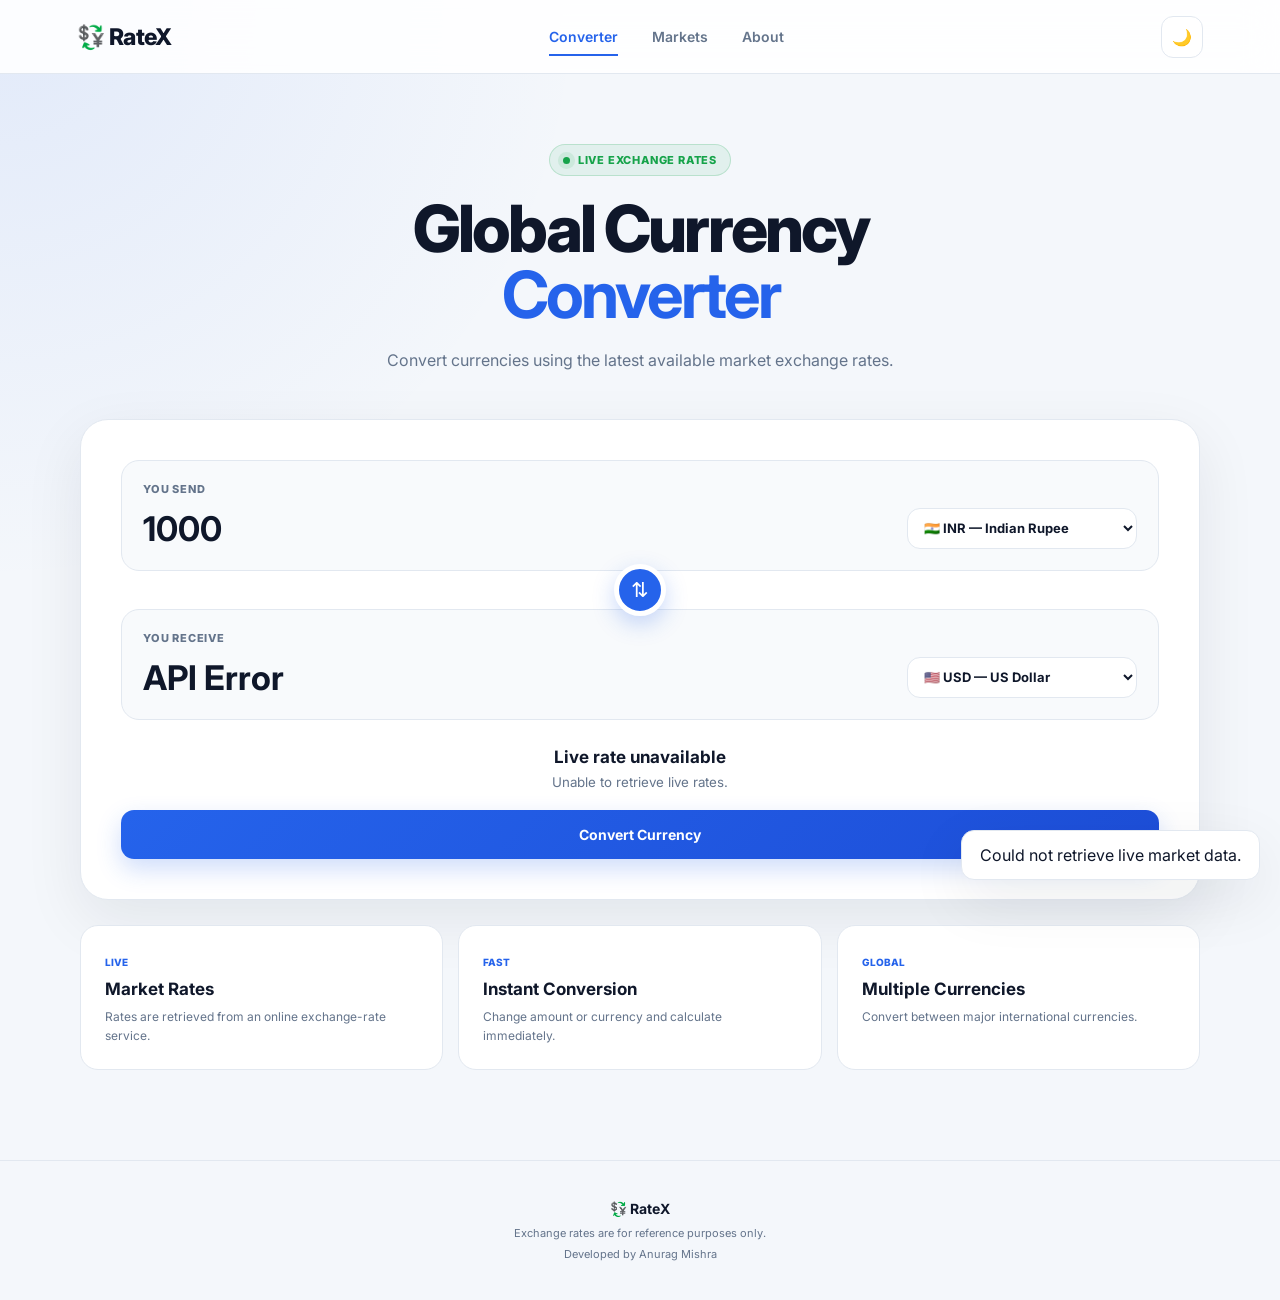
<file: index.html>
<!DOCTYPE html>
<html lang="en">
<head>
    <meta charset="UTF-8">
    <meta name="viewport" content="width=device-width, initial-scale=1.0">
    <title>RateX — Currency Converter</title>
    <link rel="stylesheet" href="style.css">
</head>

<body>

<header class="navbar">
    <a href="index.html" class="logo">💱 <span>RateX</span></a>

    <nav>
        <a class="active" href="index.html">Converter</a>
        <a href="market.html">Markets</a>
        <a href="about.html">About</a>
    </nav>

    <button id="themeBtn" class="theme-btn">🌙</button>
</header>

<main>

<section class="hero">
    <div class="live-badge">
        <span></span> LIVE EXCHANGE RATES
    </div>

    <h1>Global Currency<br><strong>Converter</strong></h1>

    <p>
        Convert currencies using the latest available
        market exchange rates.
    </p>
</section>


<section class="converter-card">

    <div class="currency-box">

        <label>You Send</label>

        <div class="input-row">

            <input
                type="number"
                id="amount"
                value="1000"
                min="0"
                step="any"
            >

            <select id="fromCurrency">
                <option value="INR">🇮🇳 INR — Indian Rupee</option>
                <option value="USD">🇺🇸 USD — US Dollar</option>
                <option value="EUR">🇪🇺 EUR — Euro</option>
                <option value="GBP">🇬🇧 GBP — British Pound</option>
                <option value="AED">🇦🇪 AED — UAE Dirham</option>
                <option value="SAR">🇸🇦 SAR — Saudi Riyal</option>
                <option value="JPY">🇯🇵 JPY — Japanese Yen</option>
                <option value="CAD">🇨🇦 CAD — Canadian Dollar</option>
                <option value="AUD">🇦🇺 AUD — Australian Dollar</option>
                <option value="SGD">🇸🇬 SGD — Singapore Dollar</option>
                <option value="CHF">🇨🇭 CHF — Swiss Franc</option>
            </select>

        </div>
    </div>


    <button id="swapBtn" class="swap-btn">⇅</button>


    <div class="currency-box">

        <label>You Receive</label>

        <div class="input-row">

            <input
                type="text"
                id="result"
                value="Loading..."
                readonly
            >

            <select id="toCurrency">
                <option value="USD">🇺🇸 USD — US Dollar</option>
                <option value="INR">🇮🇳 INR — Indian Rupee</option>
                <option value="EUR">🇪🇺 EUR — Euro</option>
                <option value="GBP">🇬🇧 GBP — British Pound</option>
                <option value="AED">🇦🇪 AED — UAE Dirham</option>
                <option value="SAR">🇸🇦 SAR — Saudi Riyal</option>
                <option value="JPY">🇯🇵 JPY — Japanese Yen</option>
                <option value="CAD">🇨🇦 CAD — Canadian Dollar</option>
                <option value="AUD">🇦🇺 AUD — Australian Dollar</option>
                <option value="SGD">🇸🇬 SGD — Singapore Dollar</option>
                <option value="CHF">🇨🇭 CHF — Swiss Franc</option>
            </select>

        </div>
    </div>


    <div class="rate-info">

        <div id="rateText">Getting live exchange rate...</div>

        <small id="updateTime">
            Connecting to market data...
        </small>

    </div>


    <button id="convertBtn" class="convert-btn">
        Convert Currency
    </button>

</section>


<section class="info-grid">

    <div class="info-card">
        <span>LIVE</span>
        <strong>Market Rates</strong>
        <p>Rates are retrieved from an online exchange-rate service.</p>
    </div>

    <div class="info-card">
        <span>FAST</span>
        <strong>Instant Conversion</strong>
        <p>Change amount or currency and calculate immediately.</p>
    </div>

    <div class="info-card">
        <span>GLOBAL</span>
        <strong>Multiple Currencies</strong>
        <p>Convert between major international currencies.</p>
    </div>

</section>

</main>


<footer>
    <strong>💱 RateX</strong>
    <p>Exchange rates are for reference purposes only.</p>
    <p>Developed by Anurag Mishra</p>
</footer>


<div id="toast" class="toast"></div>

<script src="script.js"></script>

</body>
</html>
</file>
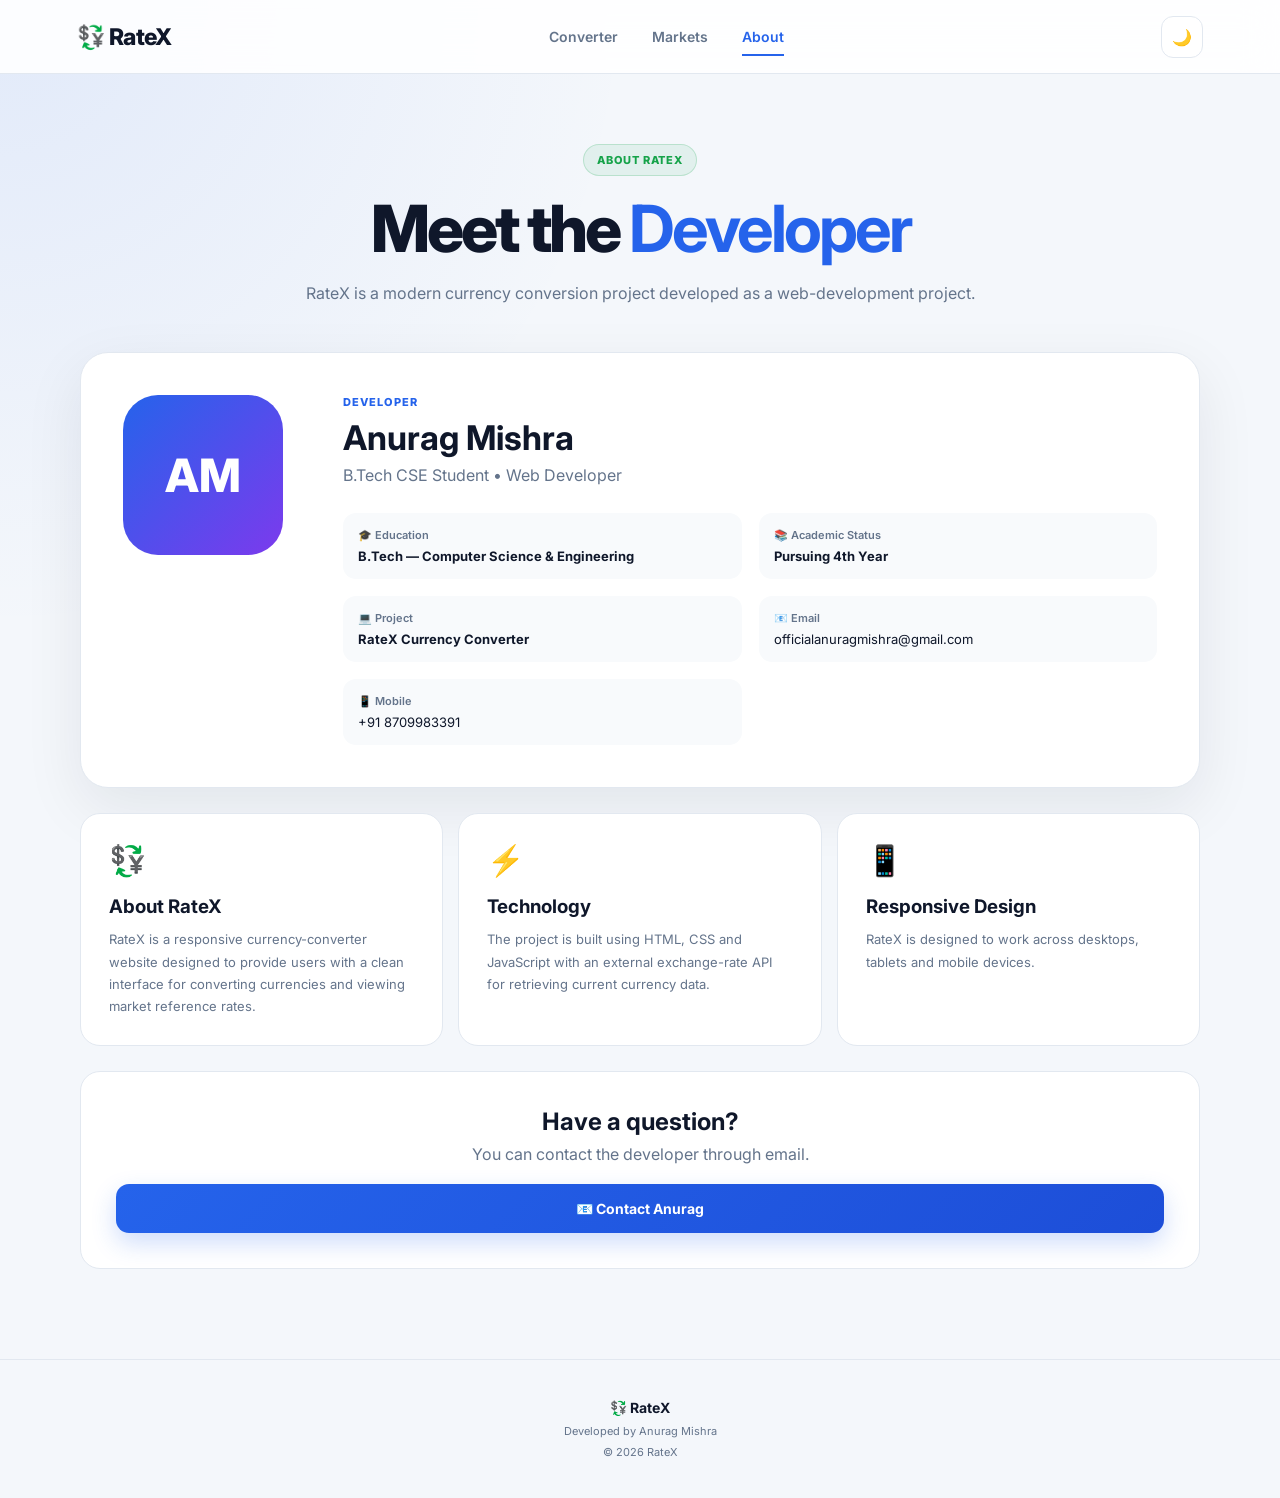
<file: about.html>
<!DOCTYPE html>
<html lang="en">

<head>

    <meta charset="UTF-8">

    <meta
        name="viewport"
        content="width=device-width, initial-scale=1.0"
    >

    <title>RateX — About Developer</title>

    <link rel="stylesheet" href="style.css">

</head>


<body>


<header class="navbar">

    <a href="index.html" class="logo">
        💱 <span>RateX</span>
    </a>


    <nav>

        <a href="index.html">
            Converter
        </a>

        <a href="market.html">
            Markets
        </a>

        <a class="active" href="about.html">
            About
        </a>

    </nav>


    <button
        id="themeBtn"
        class="theme-btn"
    >
        🌙
    </button>

</header>



<main>


<section class="page-hero">

    <div class="live-badge">
        ABOUT RATEX
    </div>

    <h1>
        Meet the <strong>Developer</strong>
    </h1>

    <p>
        RateX is a modern currency conversion project
        developed as a web-development project.
    </p>

</section>



<section class="developer-card">


    <div class="developer-avatar">
        AM
    </div>


    <div class="developer-info">

        <p class="developer-label">
            DEVELOPER
        </p>

        <h2>
            Anurag Mishra
        </h2>

        <p class="developer-role">
            B.Tech CSE Student • Web Developer
        </p>


        <div class="developer-details">

            <div>
                <span>🎓 Education</span>
                <strong>
                    B.Tech — Computer Science & Engineering
                </strong>
            </div>


            <div>
                <span>📚 Academic Status</span>
                <strong>
                    Pursuing 4th Year
                </strong>
            </div>


            <div>
                <span>💻 Project</span>
                <strong>
                    RateX Currency Converter
                </strong>
            </div>


            <div>
                <span>📧 Email</span>
                <a href="mailto:officialanuragmishra@gmail.com">
                    officialanuragmishra@gmail.com
                </a>
            </div>


            <div>
                <span>📱 Mobile</span>
                <a href="tel:+918709983391">
                    +91 8709983391
                </a>
            </div>

        </div>

    </div>

</section>



<section class="about-grid">


    <div class="about-box">

        <div class="about-icon">
            💱
        </div>

        <h3>
            About RateX
        </h3>

        <p>
            RateX is a responsive currency-converter website
            designed to provide users with a clean interface
            for converting currencies and viewing market
            reference rates.
        </p>

    </div>



    <div class="about-box">

        <div class="about-icon">
            ⚡
        </div>

        <h3>
            Technology
        </h3>

        <p>
            The project is built using HTML, CSS and
            JavaScript with an external exchange-rate API
            for retrieving current currency data.
        </p>

    </div>



    <div class="about-box">

        <div class="about-icon">
            📱
        </div>

        <h3>
            Responsive Design
        </h3>

        <p>
            RateX is designed to work across desktops,
            tablets and mobile devices.
        </p>

    </div>

</section>



<section class="contact-card">

    <h2>
        Have a question?
    </h2>

    <p>
        You can contact the developer through email.
    </p>

    <a
        href="mailto:officialanuragmishra@gmail.com"
        class="convert-btn"
    >
        📧 Contact Anurag
    </a>

</section>


</main>



<footer>

    <strong>
        💱 RateX
    </strong>

    <p>
        Developed by Anurag Mishra
    </p>

    <p>
        © 2026 RateX
    </p>

</footer>


<script src="script.js"></script>

</body>
</html>
</file>
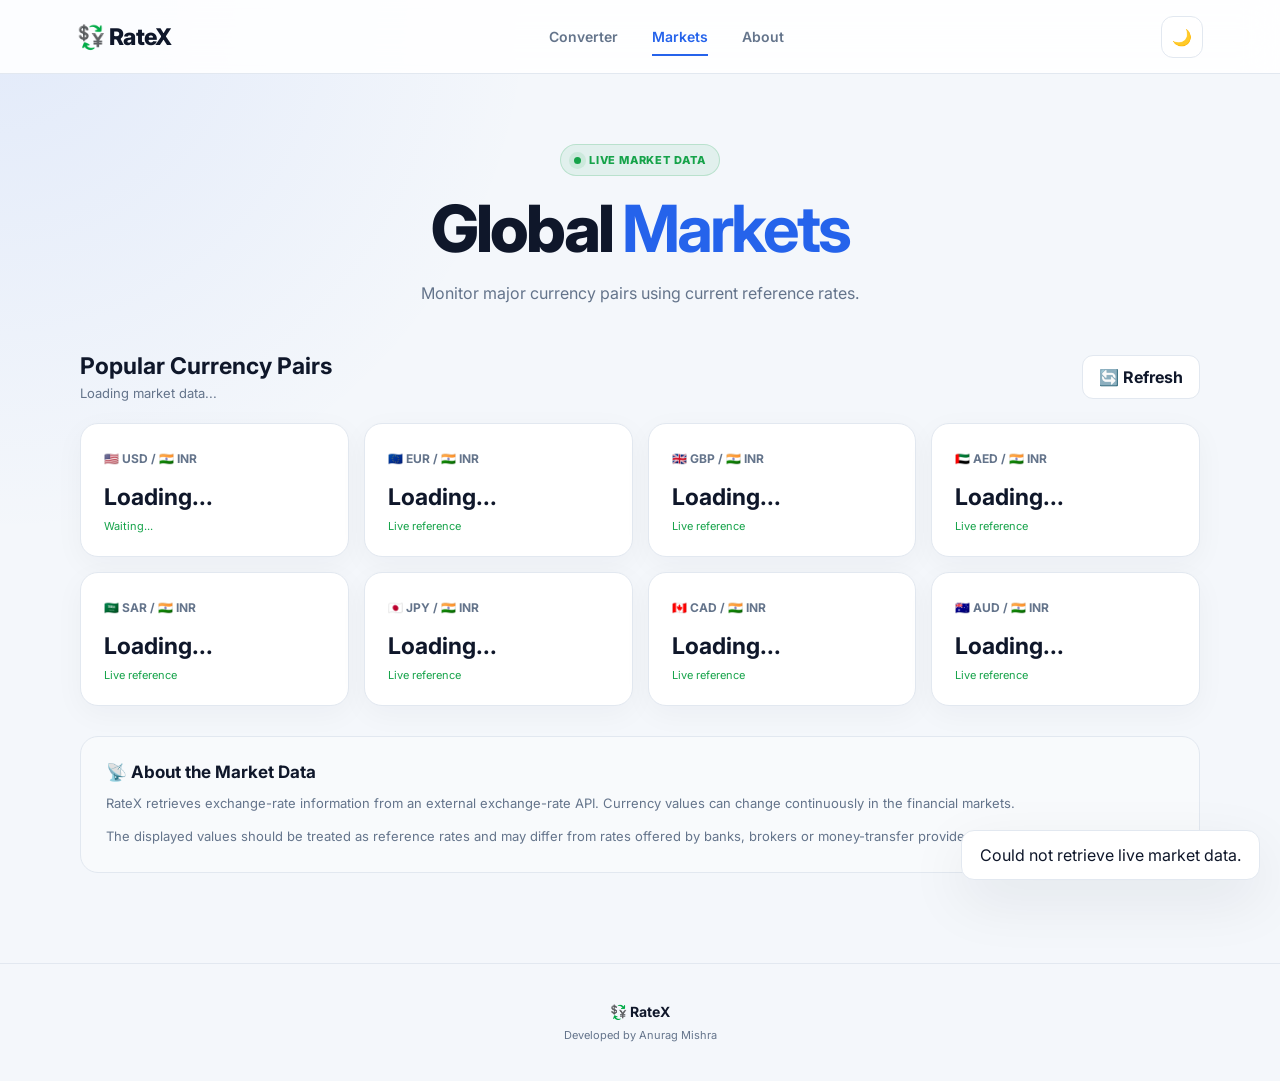
<file: market.html>
<!DOCTYPE html>
<html lang="en">

<head>
    <meta charset="UTF-8">
    <meta name="viewport" content="width=device-width, initial-scale=1.0">

    <title>RateX — Markets</title>

    <link rel="stylesheet" href="style.css">
</head>

<body>

<header class="navbar">

    <a href="index.html" class="logo">
        💱 <span>RateX</span>
    </a>

    <nav>
        <a href="index.html">Converter</a>
        <a class="active" href="market.html">Markets</a>
        <a href="about.html">About</a>
    </nav>

    <button id="themeBtn" class="theme-btn">
        🌙
    </button>

</header>


<main>

<section class="page-hero">

    <div class="live-badge">
        <span></span> LIVE MARKET DATA
    </div>

    <h1>Global <strong>Markets</strong></h1>

    <p>
        Monitor major currency pairs using current reference rates.
    </p>

</section>


<section class="market-top">

    <div>
        <h2>Popular Currency Pairs</h2>

        <p id="marketStatus">
            Loading market data...
        </p>
    </div>

    <button id="refreshBtn" class="refresh-btn">
        🔄 Refresh
    </button>

</section>


<section class="market-grid">

    <div class="market-card">
        <span>🇺🇸 USD / 🇮🇳 INR</span>
        <strong id="usdInr">Loading...</strong>
        <small id="usdInrTime">Waiting...</small>
    </div>


    <div class="market-card">
        <span>🇪🇺 EUR / 🇮🇳 INR</span>
        <strong id="eurInr">Loading...</strong>
        <small>Live reference</small>
    </div>


    <div class="market-card">
        <span>🇬🇧 GBP / 🇮🇳 INR</span>
        <strong id="gbpInr">Loading...</strong>
        <small>Live reference</small>
    </div>


    <div class="market-card">
        <span>🇦🇪 AED / 🇮🇳 INR</span>
        <strong id="aedInr">Loading...</strong>
        <small>Live reference</small>
    </div>


    <div class="market-card">
        <span>🇸🇦 SAR / 🇮🇳 INR</span>
        <strong id="sarInr">Loading...</strong>
        <small>Live reference</small>
    </div>


    <div class="market-card">
        <span>🇯🇵 JPY / 🇮🇳 INR</span>
        <strong id="jpyInr">Loading...</strong>
        <small>Live reference</small>
    </div>


    <div class="market-card">
        <span>🇨🇦 CAD / 🇮🇳 INR</span>
        <strong id="cadInr">Loading...</strong>
        <small>Live reference</small>
    </div>


    <div class="market-card">
        <span>🇦🇺 AUD / 🇮🇳 INR</span>
        <strong id="audInr">Loading...</strong>
        <small>Live reference</small>
    </div>

</section>


<section class="market-note">

    <h3>📡 About the Market Data</h3>

    <p>
        RateX retrieves exchange-rate information from an
        external exchange-rate API. Currency values can change
        continuously in the financial markets.
    </p>

    <p>
        The displayed values should be treated as reference
        rates and may differ from rates offered by banks,
        brokers or money-transfer providers.
    </p>

</section>

</main>


<footer>

    <strong>💱 RateX</strong>

    <p>
        Developed by Anurag Mishra
    </p>

</footer>


<div id="toast" class="toast"></div>

<script src="script.js"></script>

</body>
</html>
</file>
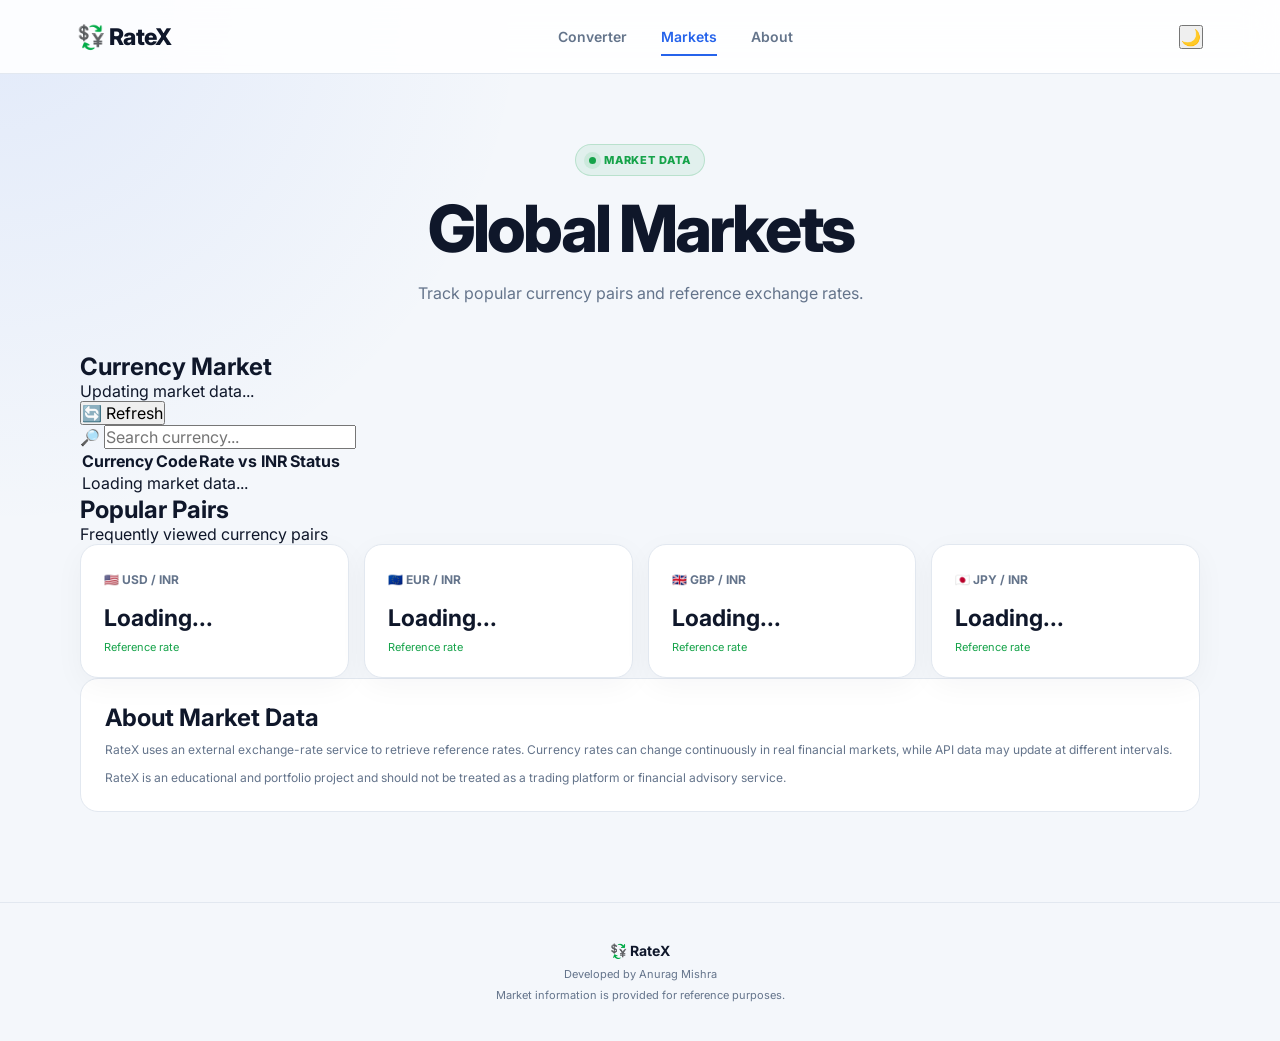
<file: Market.html>
<!DOCTYPE html>
<html lang="en">

<head>

    <meta charset="UTF-8">

    <meta name="viewport"
          content="width=device-width, initial-scale=1.0">

    <meta name="description"
          content="RateX Market Dashboard">

    <title>RateX | Markets</title>

    <link rel="stylesheet" href="style.css">

</head>

<body>

<!-- NAVBAR -->

<header class="navbar">

    <a href="index.html" class="logo">
        💱 <span>RateX</span>
    </a>

    <nav>

        <a href="index.html">
            Converter
        </a>

        <a href="market.html"
           class="active">
            Markets
        </a>

        <a href="about.html">
            About
        </a>

    </nav>

    <button id="themeBtn"
            class="icon-btn">

        🌙

    </button>

</header>


<!-- MAIN -->

<main>

    <!-- HERO -->

    <section class="hero">

        <div class="live-badge">

            <span class="live-dot"></span>

            MARKET DATA

        </div>

        <h1>
            Global Markets
        </h1>

        <p>
            Track popular currency pairs and
            reference exchange rates.
        </p>

    </section>


    <!-- MARKET CONTROL -->

    <section class="market-toolbar">

        <div>

            <h2>
                Currency Market
            </h2>

            <p id="marketUpdated">
                Updating market data...
            </p>

        </div>


        <button id="marketRefresh"
                class="secondary-btn">

            🔄 Refresh

        </button>

    </section>


    <!-- SEARCH -->

    <div class="search-box">

        🔎

        <input
            id="currencySearch"
            type="text"
            placeholder="Search currency...">

    </div>


    <!-- MARKET TABLE -->

    <section class="table-card">

        <div class="table-wrapper">

            <table>

                <thead>

                    <tr>

                        <th>
                            Currency
                        </th>

                        <th>
                            Code
                        </th>

                        <th>
                            Rate vs INR
                        </th>

                        <th>
                            Status
                        </th>

                    </tr>

                </thead>


                <tbody id="marketTable">

                    <tr>
                        <td colspan="4">
                            Loading market data...
                        </td>
                    </tr>

                </tbody>

            </table>

        </div>

    </section>


    <!-- MARKET CARDS -->

    <section class="section">

        <div class="section-header">

            <div>

                <h2>
                    Popular Pairs
                </h2>

                <p>
                    Frequently viewed currency pairs
                </p>

            </div>

        </div>


        <div class="market-grid">

            <div class="market-card">

                <span>
                    🇺🇸 USD / INR
                </span>

                <strong id="marketUsd">
                    Loading...
                </strong>

                <small>
                    Reference rate
                </small>

            </div>


            <div class="market-card">

                <span>
                    🇪🇺 EUR / INR
                </span>

                <strong id="marketEur">
                    Loading...
                </strong>

                <small>
                    Reference rate
                </small>

            </div>


            <div class="market-card">

                <span>
                    🇬🇧 GBP / INR
                </span>

                <strong id="marketGbp">
                    Loading...
                </strong>

                <small>
                    Reference rate
                </small>

            </div>


            <div class="market-card">

                <span>
                    🇯🇵 JPY / INR
                </span>

                <strong id="marketJpy">
                    Loading...
                </strong>

                <small>
                    Reference rate
                </small>

            </div>

        </div>

    </section>


    <!-- DISCLAIMER -->

    <section class="info-card">

        <h2>
            About Market Data
        </h2>

        <p>
            RateX uses an external exchange-rate service
            to retrieve reference rates. Currency rates can
            change continuously in real financial markets,
            while API data may update at different intervals.
        </p>

        <p>
            RateX is an educational and portfolio project
            and should not be treated as a trading platform
            or financial advisory service.
        </p>

    </section>

</main>


<!-- FOOTER -->

<footer>

    <strong>💱 RateX</strong>

    <p>
        Developed by Anurag Mishra
    </p>

    <p>
        Market information is provided for reference purposes.
    </p>

</footer>


<script src="script.js"></script>

</body>
</html>
</file>
<file: style.css>
@import url('https://fonts.googleapis.com/css2?family=Inter:wght@400;500;600;700;800&display=swap');


:root {

    --bg: #f4f7fb;
    --card: #ffffff;
    --soft: #f8fafc;

    --text: #0f172a;
    --muted: #64748b;

    --border: #e2e8f0;

    --primary: #2563eb;
    --primary-dark: #1d4ed8;

    --success: #16a34a;

    --shadow:
        0 20px 60px rgba(15,23,42,.08);

}


body.dark {

    --bg: #070b14;
    --card: #0f172a;
    --soft: #111c2e;

    --text: #f8fafc;
    --muted: #94a3b8;

    --border: #263449;

    --shadow:
        0 20px 60px rgba(0,0,0,.4);

}


* {
    margin: 0;
    padding: 0;
    box-sizing: border-box;
}


html {
    scroll-behavior: smooth;
}


body {

    min-height: 100vh;

    font-family:
        "Inter",
        Arial,
        sans-serif;

    background:

        radial-gradient(
            circle at top left,
            rgba(37,99,235,.09),
            transparent 32%
        ),

        var(--bg);

    color: var(--text);

    transition:
        background .25s ease,
        color .25s ease;

}


button,
input,
select {
    font: inherit;
}


button {
    cursor: pointer;
}


/* NAVBAR */

.navbar {

    position: sticky;
    top: 0;
    z-index: 100;

    height: 74px;

    padding:
        0 clamp(18px,6vw,90px);

    display: flex;

    align-items: center;

    justify-content: space-between;

    background:
        color-mix(
            in srgb,
            var(--card) 88%,
            transparent
        );

    backdrop-filter: blur(18px);

    border-bottom:
        1px solid var(--border);

}


.logo {

    color: var(--text);

    text-decoration: none;

    font-size: 23px;

    font-weight: 800;

    letter-spacing: -.8px;

}


nav {

    display: flex;

    gap: 34px;

}


nav a {

    position: relative;

    color: var(--muted);

    text-decoration: none;

    font-size: 14px;

    font-weight: 600;

    transition: .2s;

}


nav a:hover,
nav a.active {

    color: var(--primary);

}


nav a.active::after {

    content: "";

    position: absolute;

    left: 0;
    right: 0;

    bottom: -11px;

    height: 2px;

    background: var(--primary);

}


.theme-btn {

    width: 42px;
    height: 42px;

    border:
        1px solid var(--border);

    border-radius: 12px;

    background: var(--card);

    color: var(--text);

    transition: .2s;

}


.theme-btn:hover {

    transform: translateY(-2px);

    border-color:
        var(--primary);

}


/* MAIN */

main {

    width:
        min(1120px, calc(100% - 32px));

    margin: auto;

    padding:
        70px 0 90px;

}


/* HERO */

.hero,
.page-hero {

    text-align: center;

    max-width: 780px;

    margin:
        0 auto 45px;

}


.live-badge {

    display: inline-flex;

    align-items: center;

    gap: 8px;

    padding:
        8px 13px;

    border:
        1px solid
        rgba(22,163,74,.2);

    border-radius: 999px;

    background:
        rgba(22,163,74,.08);

    color: var(--success);

    font-size: 11px;

    font-weight: 800;

    letter-spacing: .8px;

}


.live-badge span {

    width: 7px;
    height: 7px;

    border-radius: 50%;

    background:
        var(--success);

    box-shadow:
        0 0 0 5px
        rgba(22,163,74,.1);

}


.hero h1,
.page-hero h1 {

    margin-top: 20px;

    font-size:
        clamp(38px,6vw,65px);

    line-height: 1.02;

    letter-spacing: -3px;

    font-weight: 800;

}


.hero h1 strong,
.page-hero h1 strong {

    color: var(--primary);

}


.hero > p,
.page-hero > p {

    margin-top: 18px;

    color: var(--muted);

    line-height: 1.7;

}


/* CONVERTER */

.converter-card {

    padding:
        clamp(20px,4vw,40px);

    background: var(--card);

    border:
        1px solid var(--border);

    border-radius: 28px;

    box-shadow: var(--shadow);

}


.currency-box {

    padding: 21px;

    background: var(--soft);

    border:
        1px solid var(--border);

    border-radius: 18px;

}


.currency-box label {

    display: block;

    margin-bottom: 12px;

    color: var(--muted);

    font-size: 11px;

    font-weight: 800;

    text-transform: uppercase;

    letter-spacing: .8px;

}


.input-row {

    display: flex;

    gap: 12px;

}


.input-row input {

    min-width: 0;

    flex: 1;

    border: 0;

    outline: 0;

    background: transparent;

    color: var(--text);

    font-size: 34px;

    font-weight: 700;

}


.input-row select {

    width: 230px;

    border:
        1px solid var(--border);

    border-radius: 13px;

    padding: 0 12px;

    background: var(--card);

    color: var(--text);

    font-size: 13px;

    font-weight: 700;

}


.swap-btn {

    display: grid;

    place-items: center;

    width: 52px;
    height: 52px;

    margin:
        -7px auto;

    position: relative;

    z-index: 2;

    border:
        5px solid var(--card);

    border-radius: 50%;

    background: var(--primary);

    color: white;

    font-size: 21px;

    box-shadow:
        0 8px 22px
        rgba(37,99,235,.25);

    transition: .35s;

}


.swap-btn:hover {

    transform:
        rotate(180deg);

    background:
        var(--primary-dark);

}


.rate-info {

    padding:
        27px 10px 20px;

    text-align: center;

}


.rate-info div {

    font-size: 17px;

    font-weight: 700;

}


.rate-info small {

    display: block;

    margin-top: 7px;

    color: var(--muted);

}


.convert-btn {

    display: inline-flex;

    align-items: center;

    justify-content: center;

    width: 100%;

    padding: 16px;

    border: 0;

    border-radius: 13px;

    background:
        linear-gradient(
            135deg,
            var(--primary),
            var(--primary-dark)
        );

    color: white;

    text-decoration: none;

    font-size: 14px;

    font-weight: 700;

    box-shadow:
        0 10px 25px
        rgba(37,99,235,.22);

    transition: .2s;

}


.convert-btn:hover {

    transform:
        translateY(-2px);

}


/* INFO */

.info-grid {

    display: grid;

    grid-template-columns:
        repeat(3,1fr);

    gap: 15px;

    margin-top: 25px;

}


.info-card {

    padding: 24px;

    background: var(--card);

    border:
        1px solid var(--border);

    border-radius: 18px;

}


.info-card span {

    color: var(--primary);

    font-size: 10px;

    font-weight: 800;

}


.info-card strong {

    display: block;

    margin-top: 9px;

    font-size: 17px;

}


.info-card p {

    margin-top: 8px;

    color: var(--muted);

    font-size: 12px;

    line-height: 1.6;

}


/* MARKET */

.market-top {

    display: flex;

    align-items: center;

    justify-content: space-between;

    margin-bottom: 22px;

}


.market-top h2 {

    font-size: 23px;

}


.market-top p {

    margin-top: 5px;

    color: var(--muted);

    font-size: 13px;

}


.refresh-btn {

    padding:
        11px 16px;

    border:
        1px solid var(--border);

    border-radius: 11px;

    background: var(--card);

    color: var(--text);

    font-weight: 700;

}


.market-grid {

    display: grid;

    grid-template-columns:
        repeat(4,1fr);

    gap: 15px;

}


.market-card {

    position: relative;

    overflow: hidden;

    padding: 23px;

    background: var(--card);

    border:
        1px solid var(--border);

    border-radius: 18px;

    box-shadow:
        0 8px 30px
        rgba(15,23,42,.04);

    transition: .25s;

}


.market-card:hover {

    transform:
        translateY(-4px);

    border-color:
        rgba(37,99,235,.4);

}


.market-card span {

    color: var(--muted);

    font-size: 12px;

    font-weight: 700;

}


.market-card strong {

    display: block;

    margin-top: 16px;

    font-size: 23px;

}


.market-card small {

    display: block;

    margin-top: 8px;

    color: var(--success);

    font-size: 11px;

}


.market-note {

    margin-top: 30px;

    padding: 25px;

    background: var(--soft);

    border:
        1px solid var(--border);

    border-radius: 18px;

}


.market-note h3 {

    font-size: 17px;

}


.market-note p {

    margin-top: 10px;

    color: var(--muted);

    font-size: 13px;

    line-height: 1.7;

}


/* ABOUT */

.developer-card {

    display: grid;

    grid-template-columns: 180px 1fr;

    gap: 40px;

    padding: 42px;

    background: var(--card);

    border:
        1px solid var(--border);

    border-radius: 28px;

    box-shadow: var(--shadow);

}


.developer-avatar {

    width: 160px;
    height: 160px;

    display: grid;

    place-items: center;

    border-radius: 35px;

    background:
        linear-gradient(
            135deg,
            var(--primary),
            #7c3aed
        );

    color: white;

    font-size: 46px;

    font-weight: 800;

}


.developer-label {

    color: var(--primary);

    font-size: 11px;

    font-weight: 800;

    letter-spacing: 1px;

}


.developer-info h2 {

    margin-top: 8px;

    font-size: 34px;

}


.developer-role {

    margin-top: 7px;

    color: var(--muted);

}


.developer-details {

    display: grid;

    grid-template-columns:
        repeat(2,1fr);

    gap: 17px;

    margin-top: 28px;

}


.developer-details div {

    padding: 15px;

    background: var(--soft);

    border-radius: 13px;

}


.developer-details span {

    display: block;

    color: var(--muted);

    font-size: 11px;

    font-weight: 600;

}


.developer-details strong,
.developer-details a {

    display: block;

    margin-top: 6px;

    color: var(--text);

    font-size: 13px;

    text-decoration: none;

}


.developer-details a:hover {

    color: var(--primary);

}


.about-grid {

    display: grid;

    grid-template-columns:
        repeat(3,1fr);

    gap: 15px;

    margin-top: 25px;

}


.about-box {

    padding: 28px;

    background: var(--card);

    border:
        1px solid var(--border);

    border-radius: 20px;

}


.about-icon {

    font-size: 30px;

}


.about-box h3 {

    margin-top: 17px;

}


.about-box p {

    margin-top: 10px;

    color: var(--muted);

    font-size: 13px;

    line-height: 1.7;

}


.contact-card {

    margin-top: 25px;

    padding: 35px;

    text-align: center;

    background: var(--card);

    border:
        1px solid var(--border);

    border-radius: 20px;

}


.contact-card p {

    margin: 8px 0 20px;

    color: var(--muted);

}


/* FOOTER */

footer {

    padding: 35px 20px;

    text-align: center;

    border-top:
        1px solid var(--border);

    color: var(--muted);

    font-size: 11px;

    line-height: 1.9;

}


footer strong {

    color: var(--text);

    font-size: 14px;

}


/* TOAST */

.toast {

    position: fixed;

    right: 20px;
    bottom: 20px;

    padding:
        14px 18px;

    border:
        1px solid var(--border);

    border-radius: 13px;

    background: var(--card);

    color: var(--text);

    box-shadow: var(--shadow);

    transform:
        translateY(100px);

    opacity: 0;

    transition: .3s;

    z-index: 999;

}


.toast.show {

    transform:
        translateY(0);

    opacity: 1;

}


/* RESPONSIVE */

@media(max-width:850px) {

    nav {
        gap: 15px;
    }

    .market-grid {
        grid-template-columns:
            repeat(2,1fr);
    }

    .info-grid,
    .about-grid {
        grid-template-columns: 1fr;
    }

}


@media(max-width:650px) {

    .navbar {
        height: 65px;
    }

    nav {
        display: none;
    }

    main {
        width:
            calc(100% - 22px);

        padding-top: 40px;
    }

    .hero h1,
    .page-hero h1 {
        letter-spacing: -2px;
    }

    .converter-card {
        padding: 14px;
        border-radius: 22px;
    }

    .input-row {
        flex-direction: column;
    }

    .input-row select {
        width: 100%;
        height: 48px;
    }

    .input-row input {
        width: 100%;
    }

    .market-grid {
        grid-template-columns: 1fr;
    }

    .market-top {
        align-items: flex-start;
        gap: 15px;
    }

    .developer-card {
        grid-template-columns: 1fr;
        padding: 28px;
    }

    .developer-avatar {
        width: 110px;
        height: 110px;
        font-size: 32px;
    }

    .developer-details {
        grid-template-columns: 1fr;
    }

}
</file>
